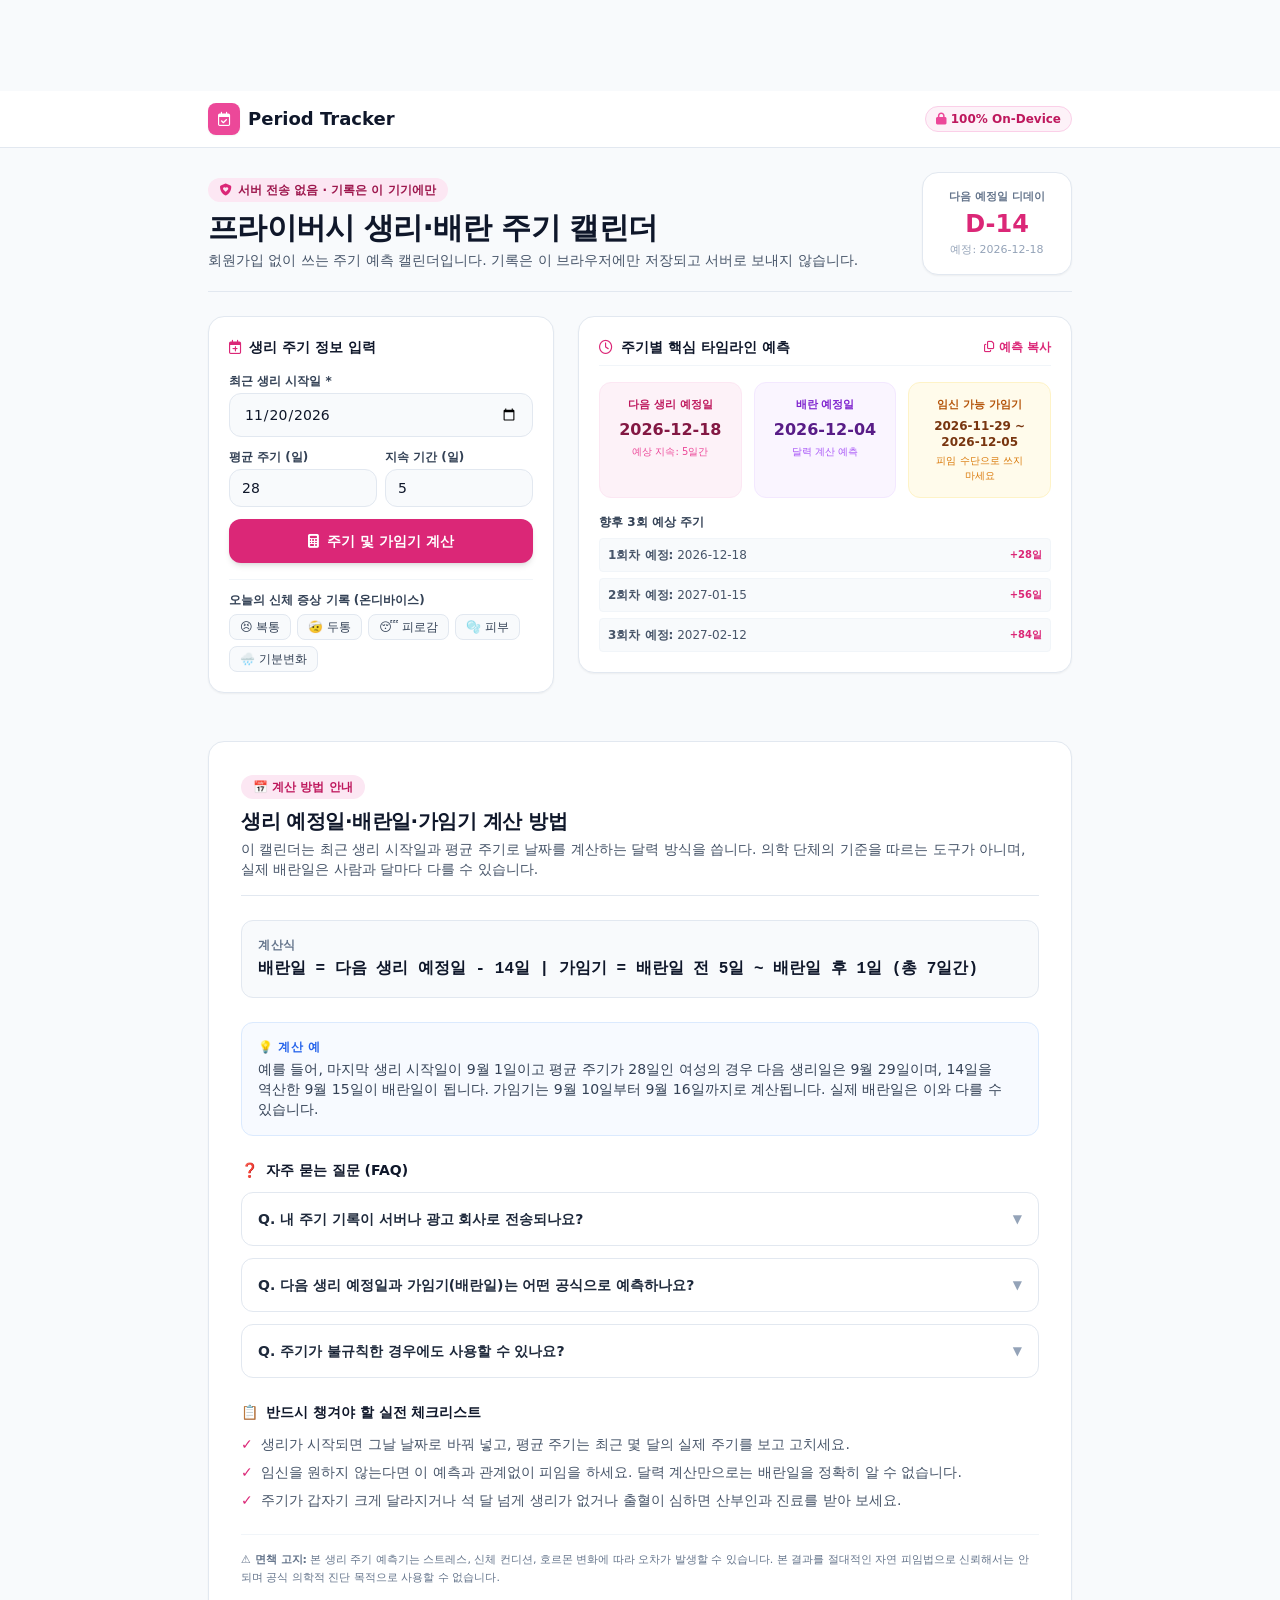
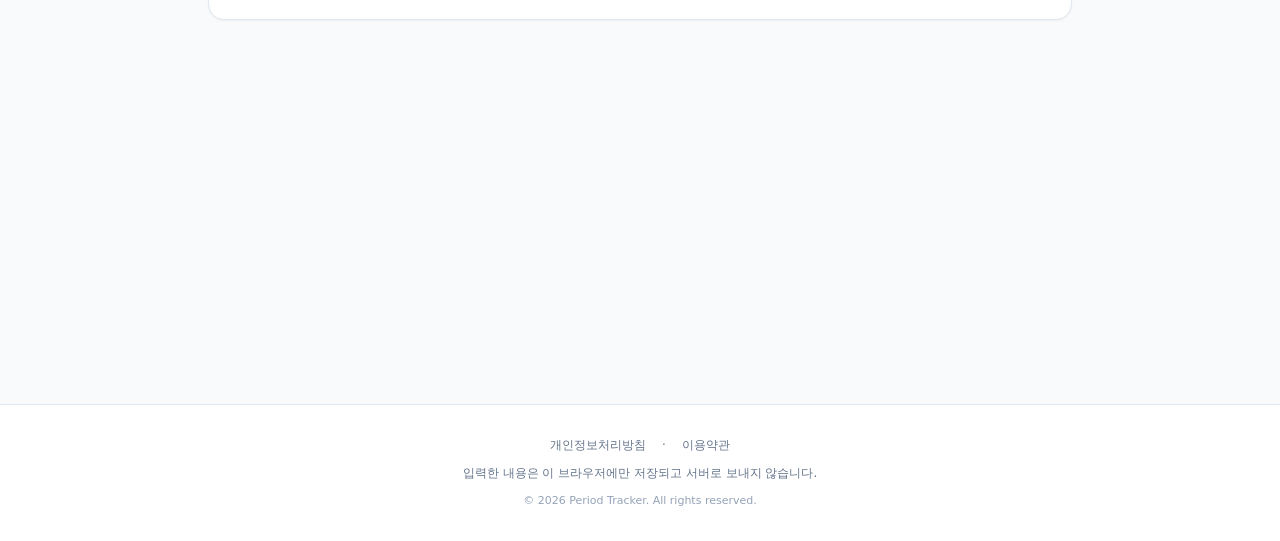
<file: index.html>
<!DOCTYPE html>
<html lang="ko">
<head>
    <meta charset="UTF-8">
    <link rel="preconnect" href="https://pagead2.googlesyndication.com">
    <link rel="preconnect" href="https://cdnjs.cloudflare.com" crossorigin>

    <link href="apple-touch-icon.png" rel="apple-touch-icon" sizes="180x180"/>
    <meta content="width=device-width, initial-scale=1.0, maximum-scale=1.0, user-scalable=no" name="viewport"/>
    <title>생리·배란 주기 캘린더 | 예정일·가임기 예측</title>
    <meta content="생리 예정일과 가임기·배란일을 예측하고 PMS 증상을 기록하는 무료 주기 캘린더입니다." name="description"/>
    <link href="https://period.enjoy-onepage.com/" rel="canonical"/>
    <meta content="website" property="og:type"/>
    <meta property="og:locale" content="ko_KR">
    <meta content="https://period.enjoy-onepage.com/" property="og:url"/>
    <meta content="생리·배란 주기 캘린더 | 예정일·가임기 예측" property="og:title"/>
    <meta content="생리 예정일과 가임기·배란일을 예측하고 PMS 증상을 기록하는 무료 주기 캘린더입니다." property="og:description"/>
    <meta content="https://period.enjoy-onepage.com/og-image.png" property="og:image"/>
    <meta content="summary_large_image" name="twitter:card"/>
    <meta content="생리·배란 주기 캘린더 | 예정일·가임기 예측" name="twitter:title"/>
    <meta content="생리 예정일과 가임기·배란일을 예측하고 PMS 증상을 기록하는 무료 주기 캘린더입니다." name="twitter:description"/>
    <meta content="https://period.enjoy-onepage.com/og-image.png" name="twitter:image"/>
    <link href="/favicon.ico" rel="icon" type="image/x-icon"/>

    <link rel="stylesheet" href="./style.css">
    <link href="https://cdnjs.cloudflare.com/ajax/libs/font-awesome/6.4.0/css/all.min.css" rel="stylesheet"/>
    <script async crossorigin="anonymous" src="https://pagead2.googlesyndication.com/pagead/js/adsbygoogle.js?client=ca-pub-2228289204702106"></script>

    <script type="application/ld+json">
    {
      "@context": "https://schema.org",
      "@graph": [
        {
          "@type": "WebApplication",
          "@id": "https://period.enjoy-onepage.com/#webapp",
          "name": "Period Tracker - 생리·배란 주기 캘린더",
          "url": "https://period.enjoy-onepage.com/",
          "applicationCategory": "HealthApplication",
          "operatingSystem": "All",
          "browserRequirements": "Requires JavaScript. Requires HTML5.",
          "description": "생리 주기 예측 캘린더. 가임기, 배란일 예측 무료.",
          "image": "https://period.enjoy-onepage.com/og-image.png",
          "offers": { "@type": "Offer", "price": "0", "priceCurrency": "KRW" }
        },
        {
          "@type": "FAQPage",
          "@id": "https://period.enjoy-onepage.com/#faq",
          "mainEntity": [
            {
              "@type": "Question",
              "name": "내 주기 기록이 서버나 광고 회사로 전송되나요?",
              "acceptedAnswer": {
                "@type": "Answer",
                "text": "아니요. 회원가입과 서버 저장이 없고, 기록은 이 브라우저의 localStorage에만 남습니다. 암호화하지는 않으므로 기기를 함께 쓴다면 브라우저의 사이트 데이터 삭제로 지울 수 있습니다. 광고 표시에는 Google 광고 쿠키가 쓰일 수 있습니다."
              }
            },
            {
              "@type": "Question",
              "name": "다음 생리 예정일과 가임기(배란일)는 어떤 공식으로 예측하나요?",
              "acceptedAnswer": {
                "@type": "Answer",
                "text": "최근 생리 시작일에 평균 주기(기본 28일)를 더해 다음 예정일을 잡고, 그 14일 전을 배란 예정일로 봅니다. 가임기는 배란 예정일 5일 전부터 1일 후까지 7일입니다. 흔히 달력법이라 부르는 계산이며 실제 배란일과 다를 수 있습니다."
              }
            },
            {
              "@type": "Question",
              "name": "주기가 불규칙한 경우에도 사용할 수 있나요?",
              "acceptedAnswer": {
                "@type": "Answer",
                "text": "평균 주기(20~50일)와 생리 기간(2~14일)을 직접 넣을 수 있습니다. 다만 주기가 불규칙하면 달력 계산의 오차가 커집니다."
              }
            }
          ]
        }
      ]
    }
    </script>

    <style id="layout-shield">
      html, body { max-width: 100%; overflow-x: hidden; }
      .manual-ad-box { width: 100%; max-width: 960px; margin-left: auto; margin-right: auto; text-align: center; overflow: hidden; }
      .manual-ad-box ins { max-width: 100% !important; overflow: hidden !important; }
      :focus-visible { outline: 2px solid #3b82f6 !important; outline-offset: 2px !important; }
      input:focus-visible, select:focus-visible, textarea:focus-visible, button:focus-visible { outline: 2px solid #2563eb !important; outline-offset: 1px !important; }
    </style>
<style id="mobile-hardening-shield">
  /* 모바일 한글 단어 단위 줄바꿈 보존 & 버튼 텍스트 단일행 쉴드 */
  body, h1, h2, h3, h4, p, span, label {
    word-break: keep-all;
    overflow-wrap: break-word;
  }
  button, [role="button"], a.btn {
    white-space: nowrap;
    word-break: keep-all;
  }
  @media (max-width: 640px) {
    input, select, textarea {
      font-size: 16px !important;
    }
    button, [role="button"], a.btn {
      min-height: 42px;
    }
  }
</style>
<script id="math-guard">
// Global Math & DOM Output Guard: prevents NaN / Infinity leaks to UI
(function() {
  const origToLocaleString = Number.prototype.toLocaleString;
  Number.prototype.toLocaleString = function(locales, options) {
    if (!Number.isFinite(this.valueOf())) return '0';
    return origToLocaleString.call(this, locales, options);
  };
  const origToFixed = Number.prototype.toFixed;
  Number.prototype.toFixed = function(digits) {
    if (!Number.isFinite(this.valueOf())) return '0';
    return origToFixed.call(this, digits);
  };
})();
</script>
<style id="ad-cls-shield">
  .ad-bottom { min-height: 280px !important; }
  .ad-bottom ins { min-height: 280px !important; }
</style>
</head>
<body class="bg-slate-50 text-slate-800 antialiased font-sans min-h-screen flex flex-col justify-between">
    <div class="manual-ad-box ad-top-banner" style="width: 100%; max-width: 960px; margin: 8px auto 16px; text-align: center;">
        <ins class="adsbygoogle" data-ad-client="ca-pub-2228289204702106" data-ad-format="horizontal" data-ad-slot="3824727725" data-full-width-responsive="true" style="display:inline-block;width:100%;height:60px;"></ins>
        <script>(adsbygoogle = window.adsbygoogle || []).push({});</script>
    </div>

    <header class="bg-white border-b border-slate-200 sticky top-0 z-40">
        <div class="max-w-4xl mx-auto px-4 py-3 flex items-center justify-between">
            <a href="/" class="flex items-center gap-2 text-slate-900 font-bold text-lg hover:text-pink-600 transition">
                <span class="w-8 h-8 rounded-lg bg-pink-500 text-white flex items-center justify-center font-black text-sm shadow-sm"><i class="fa-regular fa-calendar-check"></i></span>
                <span>Period Tracker</span>
            </a>
            <div class="flex items-center gap-2">
                <span class="text-xs font-bold px-2.5 py-1 rounded-full bg-pink-50 text-pink-700 border border-pink-200">
                    <i class="fa-solid fa-lock text-pink-500 mr-1"></i>100% On-Device
                </span>
            </div>
        </div>
    </header>

    <section class="max-w-4xl mx-auto px-4 pt-6 pb-2 w-full">
        <div class="border-b border-slate-200 pb-4 flex flex-col md:flex-row md:items-center justify-between gap-4">
            <div>
                <div class="inline-flex items-center gap-1.5 px-3 py-1 rounded-full text-xs font-semibold bg-pink-100 text-pink-800 mb-2">
                    <i class="fa-solid fa-shield-heart text-pink-600"></i><span>서버 전송 없음 · 기록은 이 기기에만</span>
                </div>
                <h1 class="text-2xl sm:text-3xl font-black text-slate-900 tracking-tight">
                    프라이버시 생리·배란 주기 캘린더
                </h1>
                <p class="text-slate-600 text-xs sm:text-sm mt-1">
                    회원가입 없이 쓰는 주기 예측 캘린더입니다. 기록은 이 브라우저에만 저장되고 서버로 보내지 않습니다.
                </p>
            </div>
            <!-- Next Period D-Day Badge -->
            <div class="bg-white border border-slate-200 rounded-2xl p-3 sm:p-4 text-center min-w-[150px] shadow-sm">
                <div class="text-[11px] font-bold text-slate-500">다음 예정일 디데이</div>
                <div class="text-2xl font-black text-pink-600 mt-0.5" id="ddayBadgeText">D-14</div>
                <div class="text-[11px] text-slate-400 mt-0.5" id="nextDateSub">예정: 2026-10-01</div>
            </div>
        </div>
    </section>

    <!-- Workspace: 1:1 Left Inputs, Right Predictions (Sticky) -->
    <main class="max-w-4xl mx-auto px-4 py-4 w-full flex-grow">
        <div class="grid grid-cols-1 lg:grid-cols-12 gap-6 items-start">
            <!-- Left 5 cols: Inputs -->
            <section class="lg:col-span-5 bg-white rounded-2xl p-5 border border-slate-200 shadow-sm space-y-4">
                <h2 class="text-sm font-bold text-slate-900 flex items-center gap-2">
                    <i class="fa-regular fa-calendar-plus text-pink-600"></i>생리 주기 정보 입력
                </h2>

                <form id="periodForm" class="space-y-3">
                    <div>
                        <label for="lastPeriodDate" class="block text-xs font-bold text-slate-700 mb-1">최근 생리 시작일 *</label>
                        <input type="date" id="lastPeriodDate" required class="w-full text-base sm:text-sm px-3.5 py-2.5 bg-slate-50 border border-slate-200 rounded-xl focus:outline-none focus:ring-2 focus:ring-pink-500 font-medium text-slate-900" aria-label="최근 생리 시작일">
                    </div>

                    <div class="grid grid-cols-2 gap-2">
                        <div>
                            <label for="cycleDays" class="block text-xs font-bold text-slate-700 mb-1">평균 주기 (일)</label>
                            <input type="number" id="cycleDays" value="28" min="20" max="50" class="w-full text-base sm:text-sm px-3 py-2 bg-slate-50 border border-slate-200 rounded-xl focus:outline-none focus:ring-2 focus:ring-pink-500 font-medium text-slate-900" aria-label="평균 주기" inputmode="numeric">
                        </div>
                        <div>
                            <label for="periodDuration" class="block text-xs font-bold text-slate-700 mb-1">지속 기간 (일)</label>
                            <input type="number" id="periodDuration" value="5" min="2" max="14" class="w-full text-base sm:text-sm px-3 py-2 bg-slate-50 border border-slate-200 rounded-xl focus:outline-none focus:ring-2 focus:ring-pink-500 font-medium text-slate-900" aria-label="지속 기간" inputmode="numeric">
                        </div>
                    </div>

                    <button type="submit" class="w-full py-3 bg-pink-600 hover:bg-pink-700 text-white font-bold text-sm rounded-xl shadow-md transition flex items-center justify-center gap-2 whitespace-nowrap" aria-label="주기 예측 계산">
                        <i class="fa-solid fa-calculator"></i><span>주기 및 가임기 계산</span>
                    </button>
                </form>

                <!-- Today Symptoms Log -->
                <div class="pt-3 border-t border-slate-100">
                    <label class="block text-xs font-bold text-slate-700 mb-1.5">오늘의 신체 증상 기록 (온디바이스)</label>
                    <div class="flex flex-wrap gap-1.5" id="symptomTags">
                        <button type="button" class="symptom-btn px-2.5 py-1 rounded-lg border text-xs font-medium bg-slate-50 text-slate-700 border-slate-200 hover:bg-pink-50 transition whitespace-nowrap" data-name="복통">😣 복통</button>
                        <button type="button" class="symptom-btn px-2.5 py-1 rounded-lg border text-xs font-medium bg-slate-50 text-slate-700 border-slate-200 hover:bg-pink-50 transition whitespace-nowrap" data-name="두통">🤕 두통</button>
                        <button type="button" class="symptom-btn px-2.5 py-1 rounded-lg border text-xs font-medium bg-slate-50 text-slate-700 border-slate-200 hover:bg-pink-50 transition whitespace-nowrap" data-name="피로감">😴 피로감</button>
                        <button type="button" class="symptom-btn px-2.5 py-1 rounded-lg border text-xs font-medium bg-slate-50 text-slate-700 border-slate-200 hover:bg-pink-50 transition whitespace-nowrap" data-name="피부트러블">🫧 피부</button>
                        <button type="button" class="symptom-btn px-2.5 py-1 rounded-lg border text-xs font-medium bg-slate-50 text-slate-700 border-slate-200 hover:bg-pink-50 transition whitespace-nowrap" data-name="감정기복">🌧️ 기분변화</button>
                    </div>
                </div>
            </section>

            <!-- Right 7 cols: Forecast Dashboard (Sticky) -->
            <section class="lg:col-span-7 space-y-4">
                <div class="bg-white rounded-2xl p-5 border border-slate-200 shadow-sm space-y-4">
                    <div class="flex items-center justify-between border-b border-slate-100 pb-2">
                        <h3 class="text-sm font-bold text-slate-900 flex items-center gap-2">
                            <i class="fa-regular fa-clock text-pink-600"></i>주기별 핵심 타임라인 예측
                        </h3>
                        <button id="copyForecastBtn" class="text-xs font-bold text-pink-600 hover:text-pink-800 flex items-center gap-1 whitespace-nowrap" aria-label="예측 결과 복사">
                            <i class="fa-regular fa-copy"></i><span>예측 복사</span>
                        </button>
                    </div>

                    <!-- Prediction Cards -->
                    <div class="grid grid-cols-1 sm:grid-cols-3 gap-3">
                        <div class="p-3.5 rounded-xl bg-pink-50 border border-pink-100 text-center">
                            <div class="text-[11px] font-bold text-pink-700">다음 생리 예정일</div>
                            <div class="text-base font-extrabold text-pink-900 mt-1" id="predNextPeriod">-</div>
                            <div class="text-[10px] text-pink-500 mt-0.5">예상 지속: 5일간</div>
                        </div>
                        <div class="p-3.5 rounded-xl bg-purple-50 border border-purple-100 text-center">
                            <div class="text-[11px] font-bold text-purple-700">배란 예정일</div>
                            <div class="text-base font-extrabold text-purple-900 mt-1" id="predOvulation">-</div>
                            <div class="text-[10px] text-purple-500 mt-0.5">달력 계산 예측</div>
                        </div>
                        <div class="p-3.5 rounded-xl bg-amber-50 border border-amber-100 text-center">
                            <div class="text-[11px] font-bold text-amber-700">임신 가능 가임기</div>
                            <div class="text-xs font-bold text-amber-900 mt-1 leading-snug" id="predFertile">-</div>
                            <div class="text-[10px] text-amber-600 mt-0.5">피임 수단으로 쓰지 마세요</div>
                        </div>
                    </div>

                    <!-- Upcoming 3 Cycles Forecast -->
                    <div>
                        <div class="text-xs font-bold text-slate-700 mb-2">향후 3회 예상 주기</div>
                        <div id="cycleHistoryList" class="space-y-1.5 text-xs text-slate-600">
                            <!-- Dynamic cycle rows -->
                        </div>
                    </div>
                </div>
            </section>
        </div>
    </main>

    <!-- Toast -->
    <div id="toastNotification" class="fixed bottom-6 left-1/2 -translate-x-1/2 bg-slate-900/90 text-white text-xs sm:text-sm px-4 py-2.5 rounded-xl shadow-xl z-50 transition-opacity duration-300 opacity-0 pointer-events-none flex items-center gap-2">
        <i class="fa-solid fa-circle-check text-pink-400"></i><span id="toastMessage">안내 메시지</span>
    </div>

    <!-- 📖 E-E-A-T Guide Section (Q1~Q7) -->
    <section class="max-w-4xl mx-auto my-8 px-4">
      <div class="bg-white rounded-2xl p-6 sm:p-8 border border-slate-200 shadow-sm space-y-6">
        <div class="border-b border-slate-200 pb-4">
          <div class="inline-flex items-center gap-1.5 px-3 py-1 rounded-full text-xs font-bold bg-pink-100 text-pink-700 mb-2">
            <span>📅 계산 방법 안내</span>
          </div>
          <h3 class="text-xl font-black text-slate-900 tracking-tight">
            생리 예정일·배란일·가임기 계산 방법
          </h3>
          <p class="text-xs sm:text-sm text-slate-600 mt-1">
            이 캘린더는 최근 생리 시작일과 평균 주기로 날짜를 계산하는 달력 방식을 씁니다. 의학 단체의 기준을 따르는 도구가 아니며, 실제 배란일은 사람과 달마다 다를 수 있습니다.
          </p>
        </div>

        <div class="p-4 bg-slate-50 rounded-xl border border-slate-200">
          <div class="text-xs font-bold text-slate-500 uppercase tracking-wider mb-1">계산식</div>
          <div class="text-sm sm:text-base font-extrabold text-slate-900 font-mono leading-relaxed">
            배란일 = 다음 생리 예정일 - 14일 | 가임기 = 배란일 전 5일 ~ 배란일 후 1일 (총 7일간)
          </div>
        </div>

        <div class="p-4 bg-blue-50/50 rounded-xl border border-blue-100">
          <div class="text-xs font-bold text-blue-600 uppercase tracking-wider mb-1">💡 계산 예</div>
          <p class="text-xs sm:text-sm text-slate-700 leading-relaxed">
            예를 들어, 마지막 생리 시작일이 9월 1일이고 평균 주기가 28일인 여성의 경우 다음 생리일은 9월 29일이며, 14일을 역산한 9월 15일이 배란일이 됩니다. 가임기는 9월 10일부터 9월 16일까지로 계산됩니다. 실제 배란일은 이와 다를 수 있습니다.
          </p>
        </div>

        <div class="space-y-3">
          <h4 class="text-sm font-bold text-slate-900 mb-2 flex items-center gap-2"><span>❓</span> 자주 묻는 질문 (FAQ)</h4>
          

    <details class="group border border-slate-200 rounded-xl p-4">
            <summary class="flex items-center justify-between cursor-pointer font-bold text-sm text-slate-800">
              <span>Q. 내 주기 기록이 서버나 광고 회사로 전송되나요?</span>
              <span class="transition group-open:rotate-180 text-slate-400 text-xs">▼</span>
            </summary>
            <div class="text-xs text-slate-600 mt-3 leading-relaxed border-t border-slate-100 pt-3">
              아니요. 회원가입과 서버 저장이 없고, 기록은 이 브라우저의 localStorage에만 남습니다. 암호화하지는 않으므로 기기를 함께 쓴다면 브라우저의 사이트 데이터 삭제로 지울 수 있습니다. 광고 표시에는 Google 광고 쿠키가 쓰일 수 있습니다.
            </div>
          </details>
          <details class="group border border-slate-200 rounded-xl p-4">
            <summary class="flex items-center justify-between cursor-pointer font-bold text-sm text-slate-800">
              <span>Q. 다음 생리 예정일과 가임기(배란일)는 어떤 공식으로 예측하나요?</span>
              <span class="transition group-open:rotate-180 text-slate-400 text-xs">▼</span>
            </summary>
            <div class="text-xs text-slate-600 mt-3 leading-relaxed border-t border-slate-100 pt-3">
              최근 생리 시작일에 평균 주기(기본 28일)를 더해 다음 예정일을 잡고, 그 14일 전을 배란 예정일로 봅니다. 가임기는 배란 예정일 5일 전부터 1일 후까지 7일입니다. 흔히 달력법이라 부르는 계산이며 실제 배란일과 다를 수 있습니다.
            </div>
          </details>
          <details class="group border border-slate-200 rounded-xl p-4">
            <summary class="flex items-center justify-between cursor-pointer font-bold text-sm text-slate-800">
              <span>Q. 주기가 불규칙한 경우에도 사용할 수 있나요?</span>
              <span class="transition group-open:rotate-180 text-slate-400 text-xs">▼</span>
            </summary>
            <div class="text-xs text-slate-600 mt-3 leading-relaxed border-t border-slate-100 pt-3">
              평균 주기(20~50일)와 생리 기간(2~14일)을 직접 넣을 수 있습니다. 다만 주기가 불규칙하면 달력 계산의 오차가 커집니다.
            </div>
          </details>
        </div>

        <div>
          <h4 class="text-sm font-bold text-slate-900 mb-3 flex items-center gap-2">
            <span>📋</span> 반드시 챙겨야 할 실전 체크리스트
          </h4>
          <ul class="text-xs sm:text-sm text-slate-600 space-y-2">
            <li class="flex items-start gap-2"><span class="text-pink-600 font-bold">✓</span><span>생리가 시작되면 그날 날짜로 바꿔 넣고, 평균 주기는 최근 몇 달의 실제 주기를 보고 고치세요.</span></li>
            <li class="flex items-start gap-2"><span class="text-pink-600 font-bold">✓</span><span>임신을 원하지 않는다면 이 예측과 관계없이 피임을 하세요. 달력 계산만으로는 배란일을 정확히 알 수 없습니다.</span></li>
            <li class="flex items-start gap-2"><span class="text-pink-600 font-bold">✓</span><span>주기가 갑자기 크게 달라지거나 석 달 넘게 생리가 없거나 출혈이 심하면 산부인과 진료를 받아 보세요.</span></li>
          </ul>
        </div>

        <div class="pt-4 border-t border-slate-100 text-[11px] text-slate-500 leading-relaxed">
          <strong>⚠️ 면책 고지:</strong> 본 생리 주기 예측기는 스트레스, 신체 컨디션, 호르몬 변화에 따라 오차가 발생할 수 있습니다. 본 결과를 절대적인 자연 피임법으로 신뢰해서는 안 되며 공식 의학적 진단 목적으로 사용할 수 없습니다.
        </div>
      </div>
    </section>

    <!-- ADSENSE START: mid -->
<div class="ad-box ad-mid" style="width:100%;box-sizing:border-box;max-width:1080px;margin:16px auto;padding:0 14px;text-align:center;">
  <ins class="adsbygoogle" style="display:block" data-ad-client="ca-pub-2228289204702106" data-ad-slot="1186914926" data-ad-format="auto" data-full-width-responsive="true"></ins>
  <script>(adsbygoogle = window.adsbygoogle || []).push({});</script>
</div>
<!-- ADSENSE END: mid -->

<div class="manual-ad-box ad-bottom-banner" style="width: 100%; max-width: 960px; margin: 24px auto 16px; text-align: center;min-height:280px;">
        <ins class="adsbygoogle" data-ad-client="ca-pub-2228289204702106" data-ad-format="auto" data-ad-slot="3416334507" data-full-width-responsive="true" style="display:block;min-height:280px;"></ins>
        <script>(adsbygoogle = window.adsbygoogle || []).push({});</script>
    </div>


<footer class="border-t border-slate-200 bg-white py-8 px-4 text-center">
        <div class="max-w-4xl mx-auto text-xs text-slate-500 space-y-3">
            <div class="flex flex-wrap justify-center gap-4 text-xs font-medium">
                <a class="hover:text-pink-600 transition" href="/privacy.html">개인정보처리방침</a>
                <span>·</span>
                <a class="hover:text-pink-600 transition" href="/terms.html">이용약관</a>
            </div>
            <p>입력한 내용은 이 브라우저에만 저장되고 서버로 보내지 않습니다.</p>
            <p class="text-[11px] text-slate-400">© 2026 Period Tracker. All rights reserved.</p>
        </div>
    </footer>

    <script>
        const STORAGE_KEY = 'enjoy_period_tracker_v1';
        let periodData = {
            lastDate: '',
            cycle: 28,
            duration: 5,
            symptoms: []
        };

        function showToast(msg) {
            const toast = document.getElementById('toastNotification');
            const toastMsg = document.getElementById('toastMessage');
            if (toast && toastMsg) {
                toastMsg.textContent = msg;
                toast.classList.remove('opacity-0', 'pointer-events-none');
                setTimeout(() => toast.classList.add('opacity-0', 'pointer-events-none'), 2200);
            }
        }

        function formatDate(d) {
            return d.toISOString().slice(0, 10);
        }

        function calculatePredictions() {
            if (!periodData.lastDate) return;

            const start = new Date(periodData.lastDate + 'T00:00:00');
            const cycle = parseInt(periodData.cycle, 10) || 28;
            const duration = parseInt(periodData.duration, 10) || 5;

            // Next period
            const nextPeriod = new Date(start.getTime() + cycle * 24 * 60 * 60 * 1000);
            // Ovulation = nextPeriod - 14 days
            const ovulation = new Date(nextPeriod.getTime() - 14 * 24 * 60 * 60 * 1000);
            // Fertile window = ovulation - 5 days ~ ovulation + 1 day
            const fertileStart = new Date(ovulation.getTime() - 5 * 24 * 60 * 60 * 1000);
            const fertileEnd = new Date(ovulation.getTime() + 1 * 24 * 60 * 60 * 1000);

            // D-day calculation
            const today = new Date();
            today.setHours(0,0,0,0);
            const diffDays = Math.ceil((nextPeriod - today) / (1000 * 60 * 60 * 24));

            document.getElementById('ddayBadgeText').textContent = diffDays === 0 ? 'D-Day' : (diffDays > 0 ? `D-${diffDays}` : `D+${Math.abs(diffDays)}`);
            document.getElementById('nextDateSub').textContent = `예정: ${formatDate(nextPeriod)}`;
            document.getElementById('predNextPeriod').textContent = formatDate(nextPeriod);
            document.getElementById('predOvulation').textContent = formatDate(ovulation);
            document.getElementById('predFertile').textContent = `${formatDate(fertileStart)} ~ ${formatDate(fertileEnd)}`;

            // Upcoming 3 cycles
            const list = document.getElementById('cycleHistoryList');
            list.innerHTML = '';
            for (let i = 1; i <= 3; i++) {
                const pDate = new Date(start.getTime() + cycle * i * 24 * 60 * 60 * 1000);
                const row = document.createElement('div');
                row.className = 'p-2 rounded bg-slate-50 border border-slate-100 flex items-center justify-between';
                row.innerHTML = `<span><strong>${i}회차 예정:</strong> ${formatDate(pDate)}</span><span class="text-[10px] text-pink-600 font-bold">+${cycle * i}일</span>`;
                list.appendChild(row);
            }
        }

        function loadData() {
            try {
                const raw = localStorage.getItem(STORAGE_KEY);
                if (raw) {
                    periodData = JSON.parse(raw);
                    document.getElementById('lastPeriodDate').value = periodData.lastDate || '';
                    document.getElementById('cycleDays').value = periodData.cycle || 28;
                    document.getElementById('periodDuration').value = periodData.duration || 5;
                } else {
                    // Default last date as 14 days ago
                    const d = new Date();
                    d.setDate(d.getDate() - 14);
                    periodData.lastDate = formatDate(d);
                    document.getElementById('lastPeriodDate').value = periodData.lastDate;
                }
            } catch(e) {}
            calculatePredictions();
        }

        function saveData() {
            try {
                localStorage.setItem(STORAGE_KEY, JSON.stringify(periodData));
            } catch(e) {}
            calculatePredictions();
        }

        document.getElementById('periodForm').addEventListener('submit', (e) => {
            e.preventDefault();
            periodData.lastDate = document.getElementById('lastPeriodDate').value;
            periodData.cycle = parseInt(document.getElementById('cycleDays').value, 10);
            periodData.duration = parseInt(document.getElementById('periodDuration').value, 10);
            saveData();
            showToast("주기 정보가 업데이트되었습니다!");
        });

        // Symptoms toggle
        document.querySelectorAll('.symptom-btn').forEach(btn => {
            btn.addEventListener('click', () => {
                btn.classList.toggle('bg-pink-100');
                btn.classList.toggle('text-pink-800');
                btn.classList.toggle('border-pink-300');
                showToast(`'${btn.dataset.name}' 증상이 기록되었습니다.`);
            });
        });

        document.getElementById('copyForecastBtn').addEventListener('click', () => {
            const nextP = document.getElementById('predNextPeriod').innerText;
            const ovu = document.getElementById('predOvulation').innerText;
            const fert = document.getElementById('predFertile').innerText;
            const text = `🌸 나의 생리·배란 주기 예측 (Period Tracker)
----------------------------------------
- 다음 생리 예정일: ${nextP}
- 배란 예정일: ${ovu}
- 임신 가능 가임기: ${fert}

👉 바로가기: https://period.enjoy-onepage.com/`;

            navigator.clipboard.writeText(text).then(() => showToast("예측 일정이 복사되었습니다."));
        });

        loadData();
    </script>
</body>
</html>
</file>
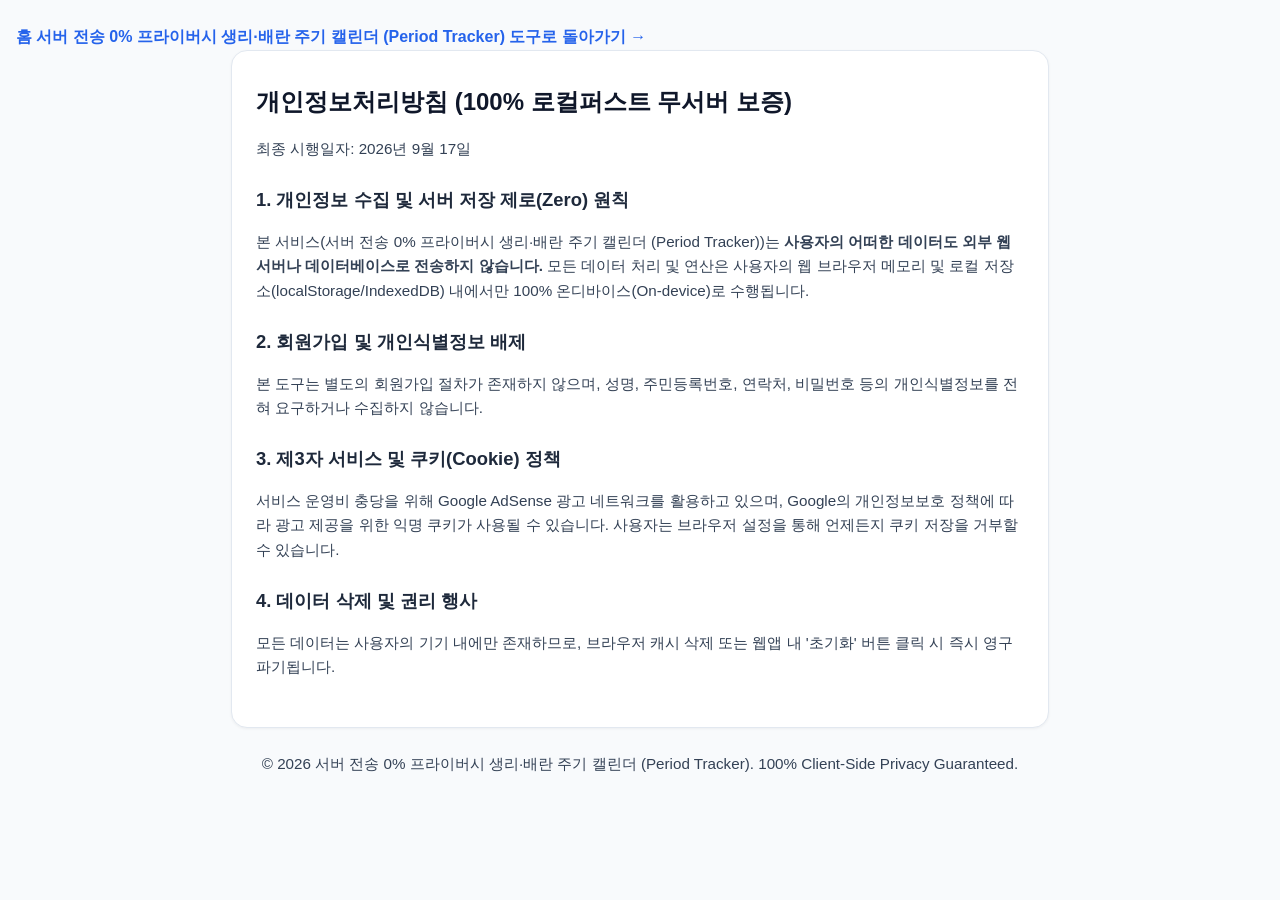
<file: privacy.html>
<!DOCTYPE html>
<html lang="ko">
<head>
  <meta charset="UTF-8">
  <meta name="viewport" content="width=device-width, initial-scale=1.0">
  <title>개인정보처리방침 - 서버 전송 0% 프라이버시 생리·배란 주기 캘린더 (Period Tracker)</title>
  <link rel="canonical" href="https://period.enjoy-onepage.com/privacy.html">
  <style>html, body { max-width: 100%; overflow-x: hidden; }</style>
<style>
  body { margin: 0; font-family: -apple-system, BlinkMacSystemFont, "Segoe UI", Roboto, sans-serif; background: #f8fafc; color: #1e293b; line-height: 1.6; padding: 24px 16px; }
  .wrap, .max-w-2xl, .max-w-3xl, .container, main { max-width: 768px; margin: 0 auto; background: #fff; padding: 32px 24px; border-radius: 16px; border: 1px solid #e2e8f0; box-shadow: 0 1px 3px rgba(0,0,0,0.05); }
  h1 { font-size: 1.5rem; font-weight: 800; margin-top: 0; color: #0f172a; }
  h2 { font-size: 1.15rem; font-weight: 700; margin-top: 24px; color: #1e293b; }
  p, li { font-size: 0.95rem; color: #334155; }
  a { color: #2563eb; text-decoration: none; font-weight: 600; }
  a:hover { text-decoration: underline; }
  .footer, footer { text-align: center; margin-top: 24px; font-size: 0.85rem; color: #64748b; }
</style>
</head>
<body class="bg-slate-50 text-slate-800 antialiased font-sans min-h-screen flex flex-col justify-between">
  <header class="bg-white border-b border-slate-200 sticky top-0 z-50">
    <div class="max-w-4xl mx-auto px-4 py-3 flex items-center justify-between">
      <a href="/" class="flex items-center gap-2 text-slate-900 font-bold hover:text-blue-600 transition">
        <span class="w-8 h-8 rounded-lg bg-blue-600 text-white flex items-center justify-center font-black text-sm">홈</span>
        <span>서버 전송 0% 프라이버시 생리·배란 주기 캘린더 (Period Tracker)</span>
      </a>
      <a href="/" class="text-sm font-medium text-slate-600 hover:text-blue-600">도구로 돌아가기 →</a>
    </div>
  </header>

  <main class="max-w-4xl mx-auto px-4 py-10 flex-grow w-full">
    <div class="bg-white rounded-2xl p-6 sm:p-10 border border-slate-200 shadow-sm space-y-6">
      <h1 class="text-2xl font-black text-slate-900">개인정보처리방침 (100% 로컬퍼스트 무서버 보증)</h1>
      <p class="text-xs text-slate-500">최종 시행일자: 2026년 9월 17일</p>

      <section class="space-y-3 text-sm text-slate-700 leading-relaxed">
        <h2 class="text-base font-bold text-slate-900">1. 개인정보 수집 및 서버 저장 제로(Zero) 원칙</h2>
        <p>본 서비스(서버 전송 0% 프라이버시 생리·배란 주기 캘린더 (Period Tracker))는 <strong>사용자의 어떠한 데이터도 외부 웹 서버나 데이터베이스로 전송하지 않습니다.</strong> 모든 데이터 처리 및 연산은 사용자의 웹 브라우저 메모리 및 로컬 저장소(localStorage/IndexedDB) 내에서만 100% 온디바이스(On-device)로 수행됩니다.</p>

        <h2 class="text-base font-bold text-slate-900">2. 회원가입 및 개인식별정보 배제</h2>
        <p>본 도구는 별도의 회원가입 절차가 존재하지 않으며, 성명, 주민등록번호, 연락처, 비밀번호 등의 개인식별정보를 전혀 요구하거나 수집하지 않습니다.</p>

        <h2 class="text-base font-bold text-slate-900">3. 제3자 서비스 및 쿠키(Cookie) 정책</h2>
        <p>서비스 운영비 충당을 위해 Google AdSense 광고 네트워크를 활용하고 있으며, Google의 개인정보보호 정책에 따라 광고 제공을 위한 익명 쿠키가 사용될 수 있습니다. 사용자는 브라우저 설정을 통해 언제든지 쿠키 저장을 거부할 수 있습니다.</p>

        <h2 class="text-base font-bold text-slate-900">4. 데이터 삭제 및 권리 행사</h2>
        <p>모든 데이터는 사용자의 기기 내에만 존재하므로, 브라우저 캐시 삭제 또는 웹앱 내 '초기화' 버튼 클릭 시 즉시 영구 파기됩니다.</p>
      </section>
    </div>
  </main>

  <footer class="border-t border-slate-200 bg-white py-6 text-center text-xs text-slate-500">
    <p>© 2026 서버 전송 0% 프라이버시 생리·배란 주기 캘린더 (Period Tracker). 100% Client-Side Privacy Guaranteed.</p>
  </footer>
</body>
</html>
</file>
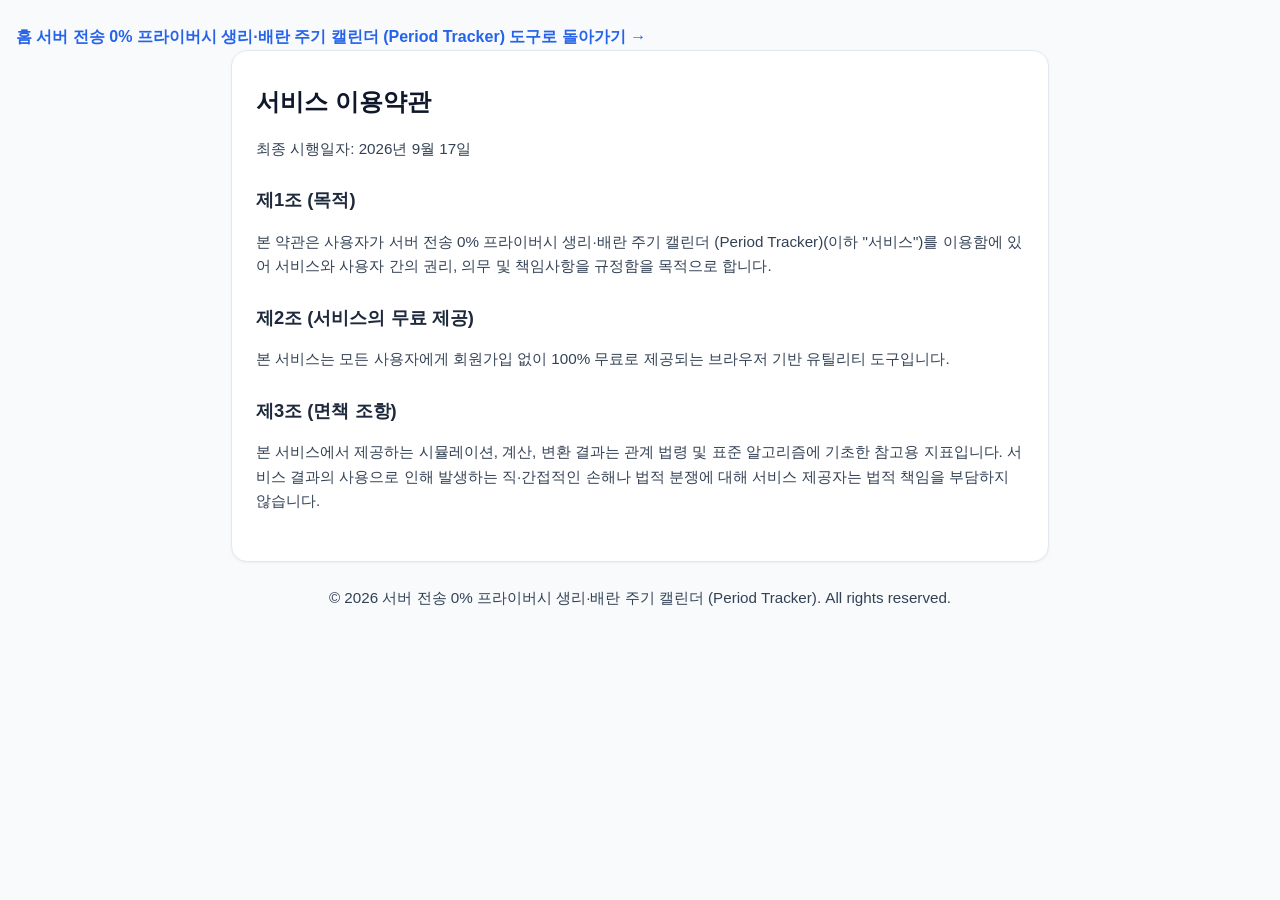
<file: terms.html>
<!DOCTYPE html>
<html lang="ko">
<head>
  <meta charset="UTF-8">
  <meta name="viewport" content="width=device-width, initial-scale=1.0">
  <title>이용약관 - 서버 전송 0% 프라이버시 생리·배란 주기 캘린더 (Period Tracker)</title>
  <link rel="canonical" href="https://period.enjoy-onepage.com/terms.html">
  <style>html, body { max-width: 100%; overflow-x: hidden; }</style>
<style>
  body { margin: 0; font-family: -apple-system, BlinkMacSystemFont, "Segoe UI", Roboto, sans-serif; background: #f8fafc; color: #1e293b; line-height: 1.6; padding: 24px 16px; }
  .wrap, .max-w-2xl, .max-w-3xl, .container, main { max-width: 768px; margin: 0 auto; background: #fff; padding: 32px 24px; border-radius: 16px; border: 1px solid #e2e8f0; box-shadow: 0 1px 3px rgba(0,0,0,0.05); }
  h1 { font-size: 1.5rem; font-weight: 800; margin-top: 0; color: #0f172a; }
  h2 { font-size: 1.15rem; font-weight: 700; margin-top: 24px; color: #1e293b; }
  p, li { font-size: 0.95rem; color: #334155; }
  a { color: #2563eb; text-decoration: none; font-weight: 600; }
  a:hover { text-decoration: underline; }
  .footer, footer { text-align: center; margin-top: 24px; font-size: 0.85rem; color: #64748b; }
</style>
</head>
<body class="bg-slate-50 text-slate-800 antialiased font-sans min-h-screen flex flex-col justify-between">
  <header class="bg-white border-b border-slate-200 sticky top-0 z-50">
    <div class="max-w-4xl mx-auto px-4 py-3 flex items-center justify-between">
      <a href="/" class="flex items-center gap-2 text-slate-900 font-bold hover:text-blue-600 transition">
        <span class="w-8 h-8 rounded-lg bg-blue-600 text-white flex items-center justify-center font-black text-sm">홈</span>
        <span>서버 전송 0% 프라이버시 생리·배란 주기 캘린더 (Period Tracker)</span>
      </a>
      <a href="/" class="text-sm font-medium text-slate-600 hover:text-blue-600">도구로 돌아가기 →</a>
    </div>
  </header>

  <main class="max-w-4xl mx-auto px-4 py-10 flex-grow w-full">
    <div class="bg-white rounded-2xl p-6 sm:p-10 border border-slate-200 shadow-sm space-y-6">
      <h1 class="text-2xl font-black text-slate-900">서비스 이용약관</h1>
      <p class="text-xs text-slate-500">최종 시행일자: 2026년 9월 17일</p>

      <section class="space-y-3 text-sm text-slate-700 leading-relaxed">
        <h2 class="text-base font-bold text-slate-900">제1조 (목적)</h2>
        <p>본 약관은 사용자가 서버 전송 0% 프라이버시 생리·배란 주기 캘린더 (Period Tracker)(이하 "서비스")를 이용함에 있어 서비스와 사용자 간의 권리, 의무 및 책임사항을 규정함을 목적으로 합니다.</p>

        <h2 class="text-base font-bold text-slate-900">제2조 (서비스의 무료 제공)</h2>
        <p>본 서비스는 모든 사용자에게 회원가입 없이 100% 무료로 제공되는 브라우저 기반 유틸리티 도구입니다.</p>

        <h2 class="text-base font-bold text-slate-900">제3조 (면책 조항)</h2>
        <p>본 서비스에서 제공하는 시뮬레이션, 계산, 변환 결과는 관계 법령 및 표준 알고리즘에 기초한 참고용 지표입니다. 서비스 결과의 사용으로 인해 발생하는 직·간접적인 손해나 법적 분쟁에 대해 서비스 제공자는 법적 책임을 부담하지 않습니다.</p>
      </section>
    </div>
  </main>

  <footer class="border-t border-slate-200 bg-white py-6 text-center text-xs text-slate-500">
    <p>© 2026 서버 전송 0% 프라이버시 생리·배란 주기 캘린더 (Period Tracker). All rights reserved.</p>
  </footer>
</body>
</html>
</file>
<file: style.css>
*,::backdrop,:after,:before{--tw-border-spacing-x:0;--tw-border-spacing-y:0;--tw-translate-x:0;--tw-translate-y:0;--tw-rotate:0;--tw-skew-x:0;--tw-skew-y:0;--tw-scale-x:1;--tw-scale-y:1;--tw-pan-x: ;--tw-pan-y: ;--tw-pinch-zoom: ;--tw-scroll-snap-strictness:proximity;--tw-gradient-from-position: ;--tw-gradient-via-position: ;--tw-gradient-to-position: ;--tw-ordinal: ;--tw-slashed-zero: ;--tw-numeric-figure: ;--tw-numeric-spacing: ;--tw-numeric-fraction: ;--tw-ring-inset: ;--tw-ring-offset-width:0px;--tw-ring-offset-color:#fff;--tw-ring-color:#3b82f680;--tw-ring-offset-shadow:0 0 #0000;--tw-ring-shadow:0 0 #0000;--tw-shadow:0 0 #0000;--tw-shadow-colored:0 0 #0000;--tw-blur: ;--tw-brightness: ;--tw-contrast: ;--tw-grayscale: ;--tw-hue-rotate: ;--tw-invert: ;--tw-saturate: ;--tw-sepia: ;--tw-drop-shadow: ;--tw-backdrop-blur: ;--tw-backdrop-brightness: ;--tw-backdrop-contrast: ;--tw-backdrop-grayscale: ;--tw-backdrop-hue-rotate: ;--tw-backdrop-invert: ;--tw-backdrop-opacity: ;--tw-backdrop-saturate: ;--tw-backdrop-sepia: ;--tw-contain-size: ;--tw-contain-layout: ;--tw-contain-paint: ;--tw-contain-style: }/*! tailwindcss v3.4.17 | MIT License | https://tailwindcss.com*/*,:after,:before{box-sizing:border-box;border:0 solid #e5e7eb}:after,:before{--tw-content:""}:host,html{line-height:1.5;-webkit-text-size-adjust:100%;tab-size:4;font-family:ui-sans-serif,system-ui,sans-serif,Apple Color Emoji,Segoe UI Emoji,Segoe UI Symbol,Noto Color Emoji;font-feature-settings:normal;font-variation-settings:normal;-webkit-tap-highlight-color:transparent}body{margin:0;line-height:inherit}hr{height:0;color:inherit;border-top-width:1px}abbr:where([title]){-webkit-text-decoration:underline dotted;text-decoration:underline dotted}h1,h2,h3,h4,h5,h6{font-size:inherit;font-weight:inherit}a{color:inherit;text-decoration:inherit}b,strong{font-weight:bolder}code,kbd,pre,samp{font-family:ui-monospace,SFMono-Regular,Menlo,Monaco,Consolas,Liberation Mono,Courier New,monospace;font-feature-settings:normal;font-variation-settings:normal;font-size:1em}small{font-size:80%}sub,sup{font-size:75%;line-height:0;position:relative;vertical-align:initial}sub{bottom:-.25em}sup{top:-.5em}table{text-indent:0;border-color:inherit;border-collapse:collapse}button,input,optgroup,select,textarea{font-family:inherit;font-feature-settings:inherit;font-variation-settings:inherit;font-size:100%;font-weight:inherit;line-height:inherit;letter-spacing:inherit;color:inherit;margin:0;padding:0}button,select{text-transform:none}button,input:where([type=button]),input:where([type=reset]),input:where([type=submit]){-webkit-appearance:button;background-color:initial;background-image:none}:-moz-focusring{outline:auto}:-moz-ui-invalid{box-shadow:none}progress{vertical-align:initial}::-webkit-inner-spin-button,::-webkit-outer-spin-button{height:auto}[type=search]{-webkit-appearance:textfield;outline-offset:-2px}::-webkit-search-decoration{-webkit-appearance:none}::-webkit-file-upload-button{-webkit-appearance:button;font:inherit}summary{display:list-item}blockquote,dd,dl,figure,h1,h2,h3,h4,h5,h6,hr,p,pre{margin:0}fieldset{margin:0}fieldset,legend{padding:0}menu,ol,ul{list-style:none;margin:0;padding:0}dialog{padding:0}textarea{resize:vertical}input::placeholder,textarea::placeholder{opacity:1;color:#9ca3af}[role=button],button{cursor:pointer}:disabled{cursor:default}audio,canvas,embed,iframe,img,object,svg,video{display:block;vertical-align:middle}img,video{max-width:100%;height:auto}[hidden]:where(:not([hidden=until-found])){display:none}.pointer-events-none{pointer-events:none}.fixed{position:fixed}.sticky{position:sticky}.bottom-6{bottom:1.5rem}.left-1\/2{left:50%}.right-6{right:1.5rem}.top-0{top:0}.z-40{z-index:40}.z-50{z-index:50}.mx-auto{margin-left:auto;margin-right:auto}.my-6{margin-top:1.5rem;margin-bottom:1.5rem}.my-8{margin-top:2rem;margin-bottom:2rem}.mb-1{margin-bottom:.25rem}.mb-1\.5{margin-bottom:.375rem}.mb-2{margin-bottom:.5rem}.mb-3{margin-bottom:.75rem}.mb-4{margin-bottom:1rem}.mb-6{margin-bottom:1.5rem}.mb-8{margin-bottom:2rem}.mr-1{margin-right:.25rem}.mt-0\.5{margin-top:.125rem}.mt-1{margin-top:.25rem}.mt-3{margin-top:.75rem}.mt-4{margin-top:1rem}.mt-8{margin-top:2rem}.mt-auto{margin-top:auto}.block{display:block}.inline-block{display:inline-block}.flex{display:flex}.inline-flex{display:inline-flex}.table{display:table}.grid{display:grid}.hidden{display:none}.h-6{height:1.5rem}.h-8{height:2rem}.min-h-screen{min-height:100vh}.w-6{width:1.5rem}.w-8{width:2rem}.w-full{width:100%}.min-w-\[150px\]{min-width:150px}.min-w-full{min-width:100%}.max-w-4xl{max-width:56rem}.max-w-6xl{max-width:72rem}.flex-shrink-0,.shrink-0{flex-shrink:0}.flex-grow{flex-grow:1}.-translate-x-1\/2{--tw-translate-x:-50%}.-translate-x-1\/2,.transform{transform:translate(var(--tw-translate-x),var(--tw-translate-y)) rotate(var(--tw-rotate)) skewX(var(--tw-skew-x)) skewY(var(--tw-skew-y)) scaleX(var(--tw-scale-x)) scaleY(var(--tw-scale-y))}.cursor-pointer{cursor:pointer}.list-none{list-style-type:none}.grid-cols-1{grid-template-columns:repeat(1,minmax(0,1fr))}.grid-cols-2{grid-template-columns:repeat(2,minmax(0,1fr))}.flex-col{flex-direction:column}.flex-wrap{flex-wrap:wrap}.items-start{align-items:flex-start}.items-center{align-items:center}.justify-center{justify-content:center}.justify-between{justify-content:space-between}.gap-1{gap:.25rem}.gap-1\.5{gap:.375rem}.gap-2{gap:.5rem}.gap-3{gap:.75rem}.gap-4{gap:1rem}.gap-6{gap:1.5rem}.gap-8{gap:2rem}.space-y-1\.5>:not([hidden])~:not([hidden]){--tw-space-y-reverse:0;margin-top:calc(.375rem*(1 - var(--tw-space-y-reverse)));margin-bottom:calc(.375rem*var(--tw-space-y-reverse))}.space-y-2>:not([hidden])~:not([hidden]){--tw-space-y-reverse:0;margin-top:calc(.5rem*(1 - var(--tw-space-y-reverse)));margin-bottom:calc(.5rem*var(--tw-space-y-reverse))}.space-y-2\.5>:not([hidden])~:not([hidden]){--tw-space-y-reverse:0;margin-top:calc(.625rem*(1 - var(--tw-space-y-reverse)));margin-bottom:calc(.625rem*var(--tw-space-y-reverse))}.space-y-3>:not([hidden])~:not([hidden]){--tw-space-y-reverse:0;margin-top:calc(.75rem*(1 - var(--tw-space-y-reverse)));margin-bottom:calc(.75rem*var(--tw-space-y-reverse))}.space-y-4>:not([hidden])~:not([hidden]){--tw-space-y-reverse:0;margin-top:calc(1rem*(1 - var(--tw-space-y-reverse)));margin-bottom:calc(1rem*var(--tw-space-y-reverse))}.space-y-6>:not([hidden])~:not([hidden]){--tw-space-y-reverse:0;margin-top:calc(1.5rem*(1 - var(--tw-space-y-reverse)));margin-bottom:calc(1.5rem*var(--tw-space-y-reverse))}.space-y-8>:not([hidden])~:not([hidden]){--tw-space-y-reverse:0;margin-top:calc(2rem*(1 - var(--tw-space-y-reverse)));margin-bottom:calc(2rem*var(--tw-space-y-reverse))}.divide-y>:not([hidden])~:not([hidden]){--tw-divide-y-reverse:0;border-top-width:calc(1px*(1 - var(--tw-divide-y-reverse)));border-bottom-width:calc(1px*var(--tw-divide-y-reverse))}.divide-gray-200>:not([hidden])~:not([hidden]){--tw-divide-opacity:1;border-color:rgb(229 231 235/var(--tw-divide-opacity,1))}.overflow-hidden{overflow:hidden}.overflow-x-auto{overflow-x:auto}.whitespace-nowrap{white-space:nowrap}.rounded{border-radius:.25rem}.rounded-2xl{border-radius:1rem}.rounded-full{border-radius:9999px}.rounded-lg{border-radius:.5rem}.rounded-xl{border-radius:.75rem}.border{border-width:1px}.border-b{border-bottom-width:1px}.border-l-2{border-left-width:2px}.border-t{border-top-width:1px}.border-amber-100{--tw-border-opacity:1;border-color:rgb(254 243 199/var(--tw-border-opacity,1))}.border-blue-100{--tw-border-opacity:1;border-color:rgb(219 234 254/var(--tw-border-opacity,1))}.border-blue-200{--tw-border-opacity:1;border-color:rgb(191 219 254/var(--tw-border-opacity,1))}.border-blue-200\/80{border-color:#bfdbfecc}.border-gray-100{--tw-border-opacity:1;border-color:rgb(243 244 246/var(--tw-border-opacity,1))}.border-gray-200{--tw-border-opacity:1;border-color:rgb(229 231 235/var(--tw-border-opacity,1))}.border-pink-100{--tw-border-opacity:1;border-color:rgb(252 231 243/var(--tw-border-opacity,1))}.border-pink-200{--tw-border-opacity:1;border-color:rgb(251 207 232/var(--tw-border-opacity,1))}.border-pink-300{--tw-border-opacity:1;border-color:rgb(249 168 212/var(--tw-border-opacity,1))}.border-purple-100{--tw-border-opacity:1;border-color:rgb(243 232 255/var(--tw-border-opacity,1))}.border-slate-100{--tw-border-opacity:1;border-color:rgb(241 245 249/var(--tw-border-opacity,1))}.border-slate-200{--tw-border-opacity:1;border-color:rgb(226 232 240/var(--tw-border-opacity,1))}.border-transparent{border-color:#0000}.bg-amber-50{--tw-bg-opacity:1;background-color:rgb(255 251 235/var(--tw-bg-opacity,1))}.bg-blue-100{--tw-bg-opacity:1;background-color:rgb(219 234 254/var(--tw-bg-opacity,1))}.bg-blue-50{--tw-bg-opacity:1;background-color:rgb(239 246 255/var(--tw-bg-opacity,1))}.bg-blue-50\/50{background-color:#eff6ff80}.bg-blue-600{--tw-bg-opacity:1;background-color:rgb(37 99 235/var(--tw-bg-opacity,1))}.bg-gray-100{--tw-bg-opacity:1;background-color:rgb(243 244 246/var(--tw-bg-opacity,1))}.bg-gray-50{--tw-bg-opacity:1;background-color:rgb(249 250 251/var(--tw-bg-opacity,1))}.bg-pink-100{--tw-bg-opacity:1;background-color:rgb(252 231 243/var(--tw-bg-opacity,1))}.bg-pink-50{--tw-bg-opacity:1;background-color:rgb(253 242 248/var(--tw-bg-opacity,1))}.bg-pink-500{--tw-bg-opacity:1;background-color:rgb(236 72 153/var(--tw-bg-opacity,1))}.bg-pink-600{--tw-bg-opacity:1;background-color:rgb(219 39 119/var(--tw-bg-opacity,1))}.bg-purple-50{--tw-bg-opacity:1;background-color:rgb(250 245 255/var(--tw-bg-opacity,1))}.bg-slate-50{--tw-bg-opacity:1;background-color:rgb(248 250 252/var(--tw-bg-opacity,1))}.bg-slate-900\/90{background-color:#0f172ae6}.bg-white{--tw-bg-opacity:1;background-color:rgb(255 255 255/var(--tw-bg-opacity,1))}.bg-gradient-to-r{background-image:linear-gradient(to right,var(--tw-gradient-stops))}.from-blue-50{--tw-gradient-from:#eff6ff var(--tw-gradient-from-position);--tw-gradient-to:#eff6ff00 var(--tw-gradient-to-position);--tw-gradient-stops:var(--tw-gradient-from),var(--tw-gradient-to)}.to-indigo-50{--tw-gradient-to:#eef2ff var(--tw-gradient-to-position)}.p-2{padding:.5rem}.p-3{padding:.75rem}.p-3\.5{padding:.875rem}.p-4{padding:1rem}.p-5{padding:1.25rem}.p-6{padding:1.5rem}.px-2\.5{padding-left:.625rem;padding-right:.625rem}.px-3{padding-left:.75rem;padding-right:.75rem}.px-3\.5{padding-left:.875rem;padding-right:.875rem}.px-4{padding-left:1rem;padding-right:1rem}.px-5{padding-left:1.25rem;padding-right:1.25rem}.px-6{padding-left:1.5rem;padding-right:1.5rem}.px-8{padding-left:2rem;padding-right:2rem}.py-1{padding-top:.25rem;padding-bottom:.25rem}.py-10{padding-top:2.5rem;padding-bottom:2.5rem}.py-2{padding-top:.5rem;padding-bottom:.5rem}.py-2\.5{padding-top:.625rem;padding-bottom:.625rem}.py-3{padding-top:.75rem;padding-bottom:.75rem}.py-4{padding-top:1rem;padding-bottom:1rem}.py-6{padding-top:1.5rem;padding-bottom:1.5rem}.py-8{padding-top:2rem;padding-bottom:2rem}.pb-2{padding-bottom:.5rem}.pb-4{padding-bottom:1rem}.pb-6{padding-bottom:1.5rem}.pl-2{padding-left:.5rem}.pt-3{padding-top:.75rem}.pt-4{padding-top:1rem}.pt-6{padding-top:1.5rem}.text-left{text-align:left}.text-center{text-align:center}.font-mono{font-family:ui-monospace,SFMono-Regular,Menlo,Monaco,Consolas,Liberation Mono,Courier New,monospace}.font-sans{font-family:ui-sans-serif,system-ui,sans-serif,Apple Color Emoji,Segoe UI Emoji,Segoe UI Symbol,Noto Color Emoji}.text-2xl{font-size:1.5rem;line-height:2rem}.text-\[10px\]{font-size:10px}.text-\[11px\]{font-size:11px}.text-base{font-size:1rem;line-height:1.5rem}.text-lg{font-size:1.125rem;line-height:1.75rem}.text-sm{font-size:.875rem;line-height:1.25rem}.text-xl{font-size:1.25rem;line-height:1.75rem}.text-xs{font-size:.75rem;line-height:1rem}.font-black{font-weight:900}.font-bold{font-weight:700}.font-extrabold{font-weight:800}.font-medium{font-weight:500}.font-semibold{font-weight:600}.uppercase{text-transform:uppercase}.leading-relaxed{line-height:1.625}.leading-snug{line-height:1.375}.leading-tight{line-height:1.25}.tracking-tight{letter-spacing:-.025em}.tracking-wider{letter-spacing:.05em}.text-amber-600{--tw-text-opacity:1;color:rgb(217 119 6/var(--tw-text-opacity,1))}.text-amber-700{--tw-text-opacity:1;color:rgb(180 83 9/var(--tw-text-opacity,1))}.text-amber-900{--tw-text-opacity:1;color:rgb(120 53 15/var(--tw-text-opacity,1))}.text-blue-600{--tw-text-opacity:1;color:rgb(37 99 235/var(--tw-text-opacity,1))}.text-blue-800{--tw-text-opacity:1;color:rgb(30 64 175/var(--tw-text-opacity,1))}.text-blue-900{--tw-text-opacity:1;color:rgb(30 58 138/var(--tw-text-opacity,1))}.text-blue-950{--tw-text-opacity:1;color:rgb(23 37 84/var(--tw-text-opacity,1))}.text-gray-400{--tw-text-opacity:1;color:rgb(156 163 175/var(--tw-text-opacity,1))}.text-gray-500{--tw-text-opacity:1;color:rgb(107 114 128/var(--tw-text-opacity,1))}.text-gray-600{--tw-text-opacity:1;color:rgb(75 85 99/var(--tw-text-opacity,1))}.text-gray-700{--tw-text-opacity:1;color:rgb(55 65 81/var(--tw-text-opacity,1))}.text-gray-800{--tw-text-opacity:1;color:rgb(31 41 55/var(--tw-text-opacity,1))}.text-gray-900{--tw-text-opacity:1;color:rgb(17 24 39/var(--tw-text-opacity,1))}.text-pink-400{--tw-text-opacity:1;color:rgb(244 114 182/var(--tw-text-opacity,1))}.text-pink-500{--tw-text-opacity:1;color:rgb(236 72 153/var(--tw-text-opacity,1))}.text-pink-600{--tw-text-opacity:1;color:rgb(219 39 119/var(--tw-text-opacity,1))}.text-pink-700{--tw-text-opacity:1;color:rgb(190 24 93/var(--tw-text-opacity,1))}.text-pink-800{--tw-text-opacity:1;color:rgb(157 23 77/var(--tw-text-opacity,1))}.text-pink-900{--tw-text-opacity:1;color:rgb(131 24 67/var(--tw-text-opacity,1))}.text-purple-500{--tw-text-opacity:1;color:rgb(168 85 247/var(--tw-text-opacity,1))}.text-purple-700{--tw-text-opacity:1;color:rgb(126 34 206/var(--tw-text-opacity,1))}.text-purple-900{--tw-text-opacity:1;color:rgb(88 28 135/var(--tw-text-opacity,1))}.text-rose-600{--tw-text-opacity:1;color:rgb(225 29 72/var(--tw-text-opacity,1))}.text-slate-400{--tw-text-opacity:1;color:rgb(148 163 184/var(--tw-text-opacity,1))}.text-slate-500{--tw-text-opacity:1;color:rgb(100 116 139/var(--tw-text-opacity,1))}.text-slate-600{--tw-text-opacity:1;color:rgb(71 85 105/var(--tw-text-opacity,1))}.text-slate-700{--tw-text-opacity:1;color:rgb(51 65 85/var(--tw-text-opacity,1))}.text-slate-800{--tw-text-opacity:1;color:rgb(30 41 59/var(--tw-text-opacity,1))}.text-slate-900{--tw-text-opacity:1;color:rgb(15 23 42/var(--tw-text-opacity,1))}.text-white{--tw-text-opacity:1;color:rgb(255 255 255/var(--tw-text-opacity,1))}.antialiased{-webkit-font-smoothing:antialiased;-moz-osx-font-smoothing:grayscale}.opacity-0{opacity:0}.shadow-2xl{--tw-shadow:0 25px 50px -12px #00000040;--tw-shadow-colored:0 25px 50px -12px var(--tw-shadow-color)}.shadow-2xl,.shadow-md{box-shadow:var(--tw-ring-offset-shadow,0 0 #0000),var(--tw-ring-shadow,0 0 #0000),var(--tw-shadow)}.shadow-md{--tw-shadow:0 4px 6px -1px #0000001a,0 2px 4px -2px #0000001a;--tw-shadow-colored:0 4px 6px -1px var(--tw-shadow-color),0 2px 4px -2px var(--tw-shadow-color)}.shadow-sm{--tw-shadow:0 1px 2px 0 #0000000d;--tw-shadow-colored:0 1px 2px 0 var(--tw-shadow-color)}.shadow-sm,.shadow-xl{box-shadow:var(--tw-ring-offset-shadow,0 0 #0000),var(--tw-ring-shadow,0 0 #0000),var(--tw-shadow)}.shadow-xl{--tw-shadow:0 20px 25px -5px #0000001a,0 8px 10px -6px #0000001a;--tw-shadow-colored:0 20px 25px -5px var(--tw-shadow-color),0 8px 10px -6px var(--tw-shadow-color)}.outline{outline-style:solid}.transition{transition-property:color,background-color,border-color,text-decoration-color,fill,stroke,opacity,box-shadow,transform,filter,-webkit-backdrop-filter;transition-property:color,background-color,border-color,text-decoration-color,fill,stroke,opacity,box-shadow,transform,filter,backdrop-filter;transition-property:color,background-color,border-color,text-decoration-color,fill,stroke,opacity,box-shadow,transform,filter,backdrop-filter,-webkit-backdrop-filter;transition-timing-function:cubic-bezier(.4,0,.2,1);transition-duration:.15s}.transition-opacity{transition-property:opacity;transition-timing-function:cubic-bezier(.4,0,.2,1);transition-duration:.15s}.duration-300{transition-duration:.3s}.hover\:scale-105:hover{--tw-scale-x:1.05;--tw-scale-y:1.05;transform:translate(var(--tw-translate-x),var(--tw-translate-y)) rotate(var(--tw-rotate)) skewX(var(--tw-skew-x)) skewY(var(--tw-skew-y)) scaleX(var(--tw-scale-x)) scaleY(var(--tw-scale-y))}.hover\:border-blue-600:hover{--tw-border-opacity:1;border-color:rgb(37 99 235/var(--tw-border-opacity,1))}.hover\:bg-blue-700:hover{--tw-bg-opacity:1;background-color:rgb(29 78 216/var(--tw-bg-opacity,1))}.hover\:bg-gray-50:hover{--tw-bg-opacity:1;background-color:rgb(249 250 251/var(--tw-bg-opacity,1))}.hover\:bg-pink-50:hover{--tw-bg-opacity:1;background-color:rgb(253 242 248/var(--tw-bg-opacity,1))}.hover\:bg-pink-700:hover{--tw-bg-opacity:1;background-color:rgb(190 24 93/var(--tw-bg-opacity,1))}.hover\:text-blue-600:hover{--tw-text-opacity:1;color:rgb(37 99 235/var(--tw-text-opacity,1))}.hover\:text-blue-800:hover{--tw-text-opacity:1;color:rgb(30 64 175/var(--tw-text-opacity,1))}.hover\:text-pink-600:hover{--tw-text-opacity:1;color:rgb(219 39 119/var(--tw-text-opacity,1))}.hover\:text-pink-800:hover{--tw-text-opacity:1;color:rgb(157 23 77/var(--tw-text-opacity,1))}.hover\:underline:hover{text-decoration-line:underline}.hover\:shadow:hover{--tw-shadow:0 1px 3px 0 #0000001a,0 1px 2px -1px #0000001a;--tw-shadow-colored:0 1px 3px 0 var(--tw-shadow-color),0 1px 2px -1px var(--tw-shadow-color);box-shadow:var(--tw-ring-offset-shadow,0 0 #0000),var(--tw-ring-shadow,0 0 #0000),var(--tw-shadow)}.focus\:outline-none:focus{outline:2px solid #0000;outline-offset:2px}.focus\:ring-2:focus{--tw-ring-offset-shadow:var(--tw-ring-inset) 0 0 0 var(--tw-ring-offset-width) var(--tw-ring-offset-color);--tw-ring-shadow:var(--tw-ring-inset) 0 0 0 calc(2px + var(--tw-ring-offset-width)) var(--tw-ring-color);box-shadow:var(--tw-ring-offset-shadow),var(--tw-ring-shadow),var(--tw-shadow,0 0 #0000)}.focus\:ring-pink-500:focus{--tw-ring-opacity:1;--tw-ring-color:rgb(236 72 153/var(--tw-ring-opacity,1))}.group[open] .group-open\:rotate-180{--tw-rotate:180deg;transform:translate(var(--tw-translate-x),var(--tw-translate-y)) rotate(var(--tw-rotate)) skewX(var(--tw-skew-x)) skewY(var(--tw-skew-y)) scaleX(var(--tw-scale-x)) scaleY(var(--tw-scale-y))}@media (min-width:640px){.sm\:grid-cols-3{grid-template-columns:repeat(3,minmax(0,1fr))}.sm\:flex-row{flex-direction:row}.sm\:p-10{padding:2.5rem}.sm\:p-4{padding:1rem}.sm\:p-8{padding:2rem}.sm\:text-3xl{font-size:1.875rem;line-height:2.25rem}.sm\:text-base{font-size:1rem;line-height:1.5rem}.sm\:text-sm{font-size:.875rem;line-height:1.25rem}}@media (min-width:768px){.md\:flex-row{flex-direction:row}.md\:items-center{align-items:center}}@media (min-width:1024px){.lg\:sticky{position:sticky}.lg\:top-8{top:2rem}.lg\:col-span-4{grid-column:span 4/span 4}.lg\:col-span-5{grid-column:span 5/span 5}.lg\:col-span-7{grid-column:span 7/span 7}.lg\:col-span-8{grid-column:span 8/span 8}.lg\:grid-cols-12{grid-template-columns:repeat(12,minmax(0,1fr))}.lg\:text-4xl{font-size:2.25rem;line-height:2.5rem}}@media (prefers-color-scheme:dark){.dark\:border-slate-700{--tw-border-opacity:1;border-color:rgb(51 65 85/var(--tw-border-opacity,1))}.dark\:from-slate-800{--tw-gradient-from:#1e293b var(--tw-gradient-from-position);--tw-gradient-to:#1e293b00 var(--tw-gradient-to-position);--tw-gradient-stops:var(--tw-gradient-from),var(--tw-gradient-to)}.dark\:to-slate-800\/80{--tw-gradient-to:#1e293bcc var(--tw-gradient-to-position)}.dark\:text-blue-400{--tw-text-opacity:1;color:rgb(96 165 250/var(--tw-text-opacity,1))}.dark\:text-slate-100{--tw-text-opacity:1;color:rgb(241 245 249/var(--tw-text-opacity,1))}}
</file>
